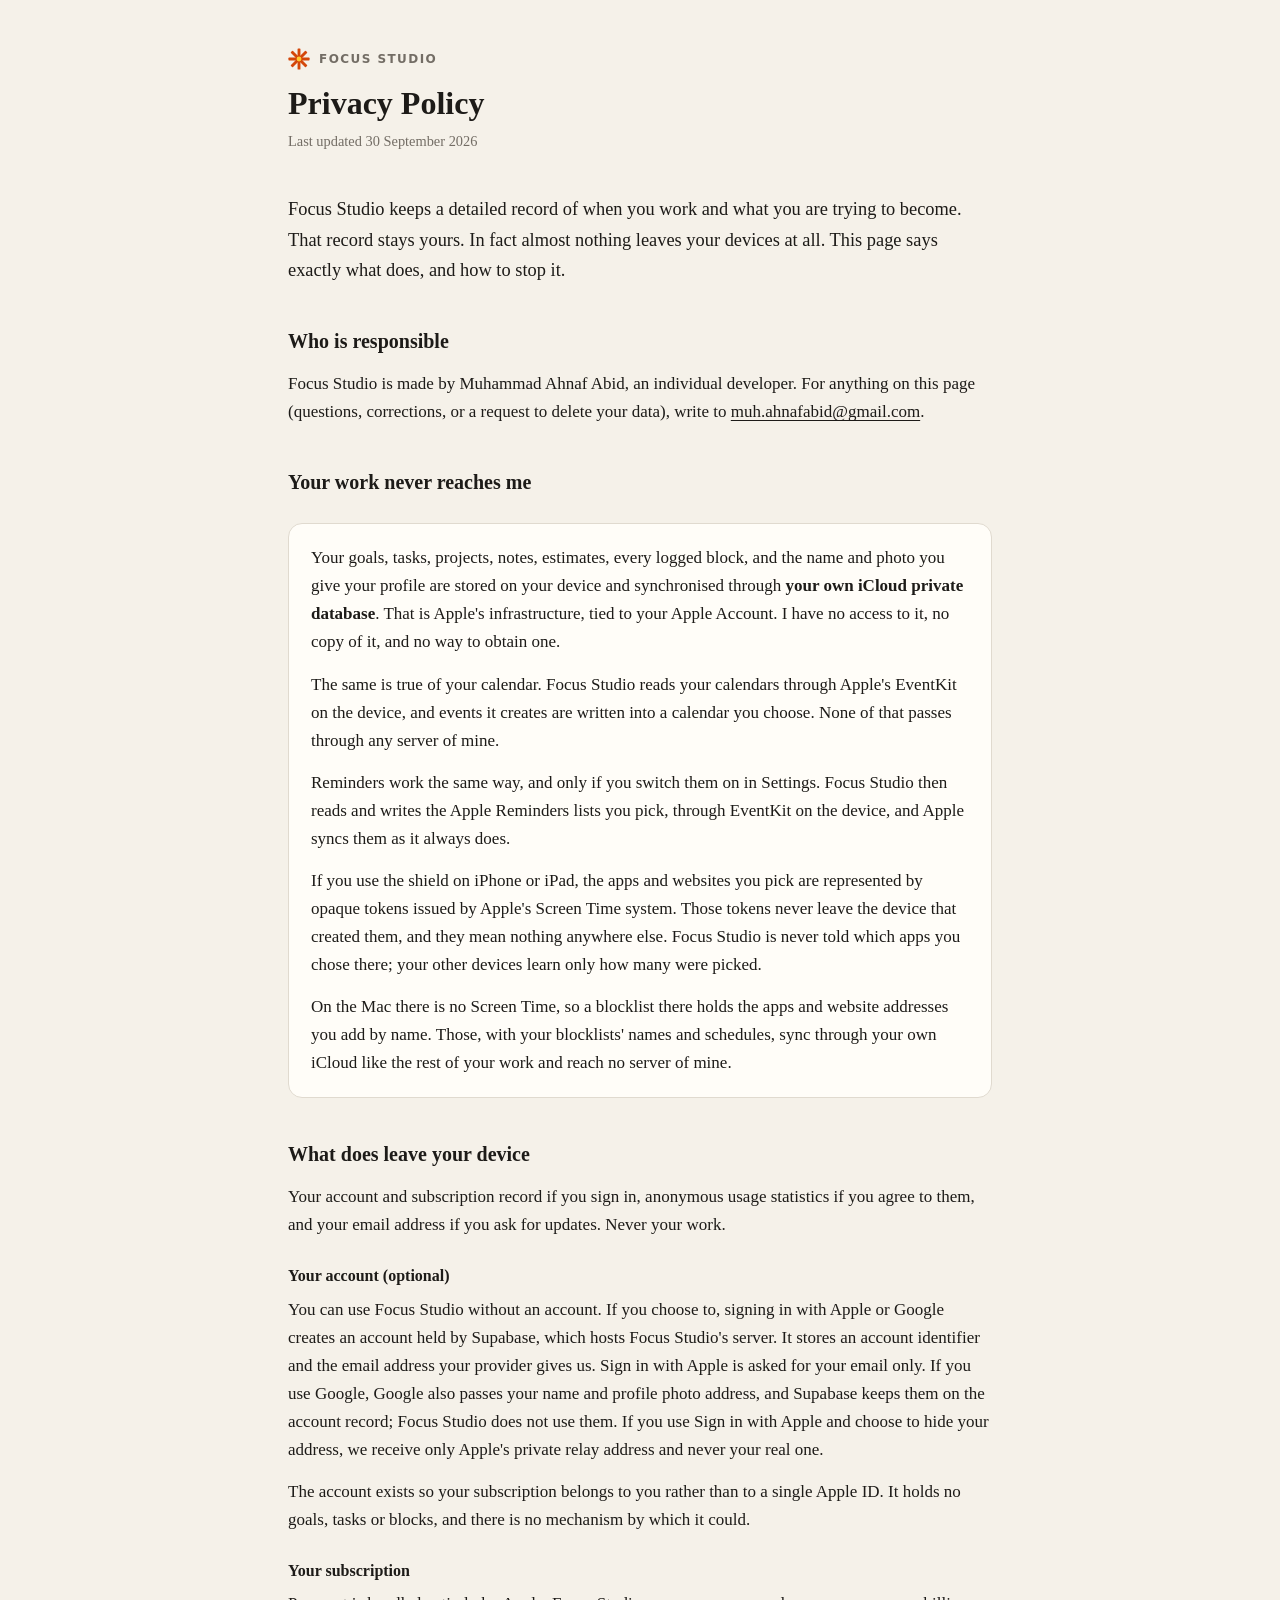
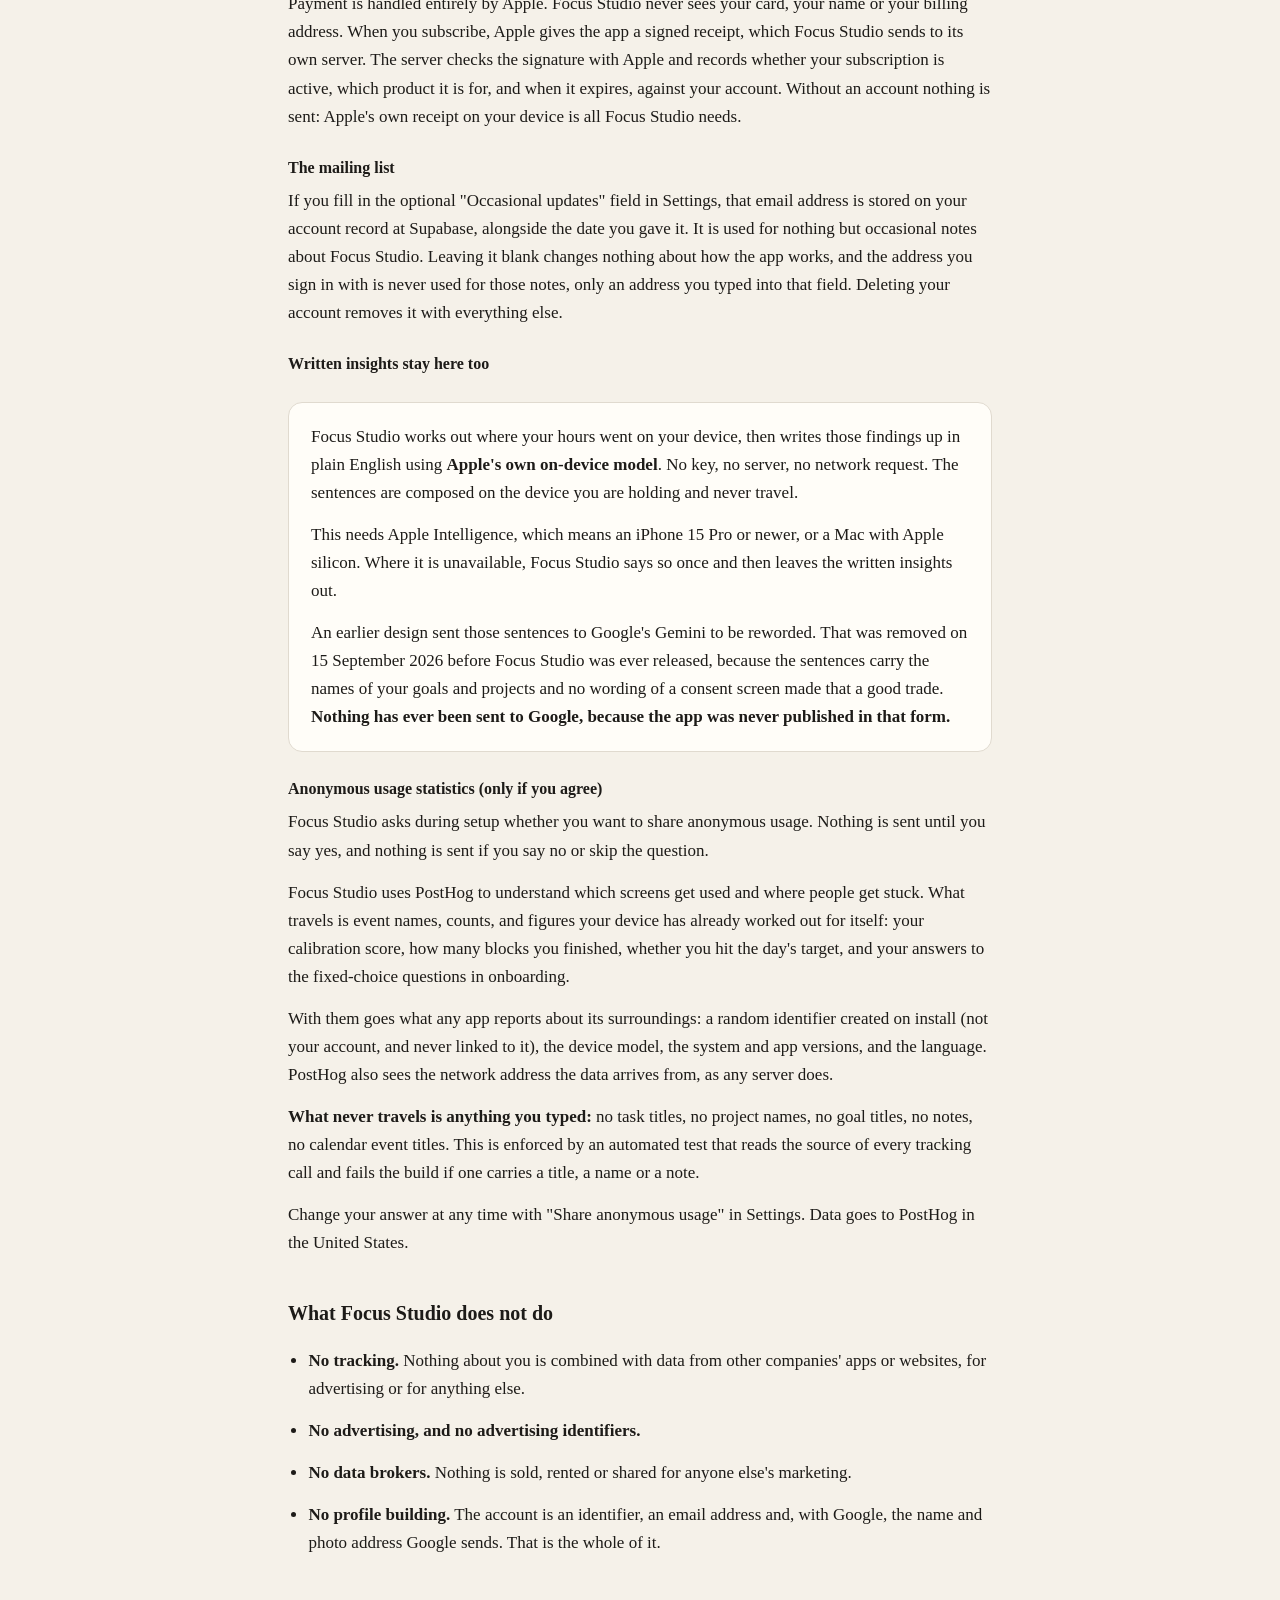
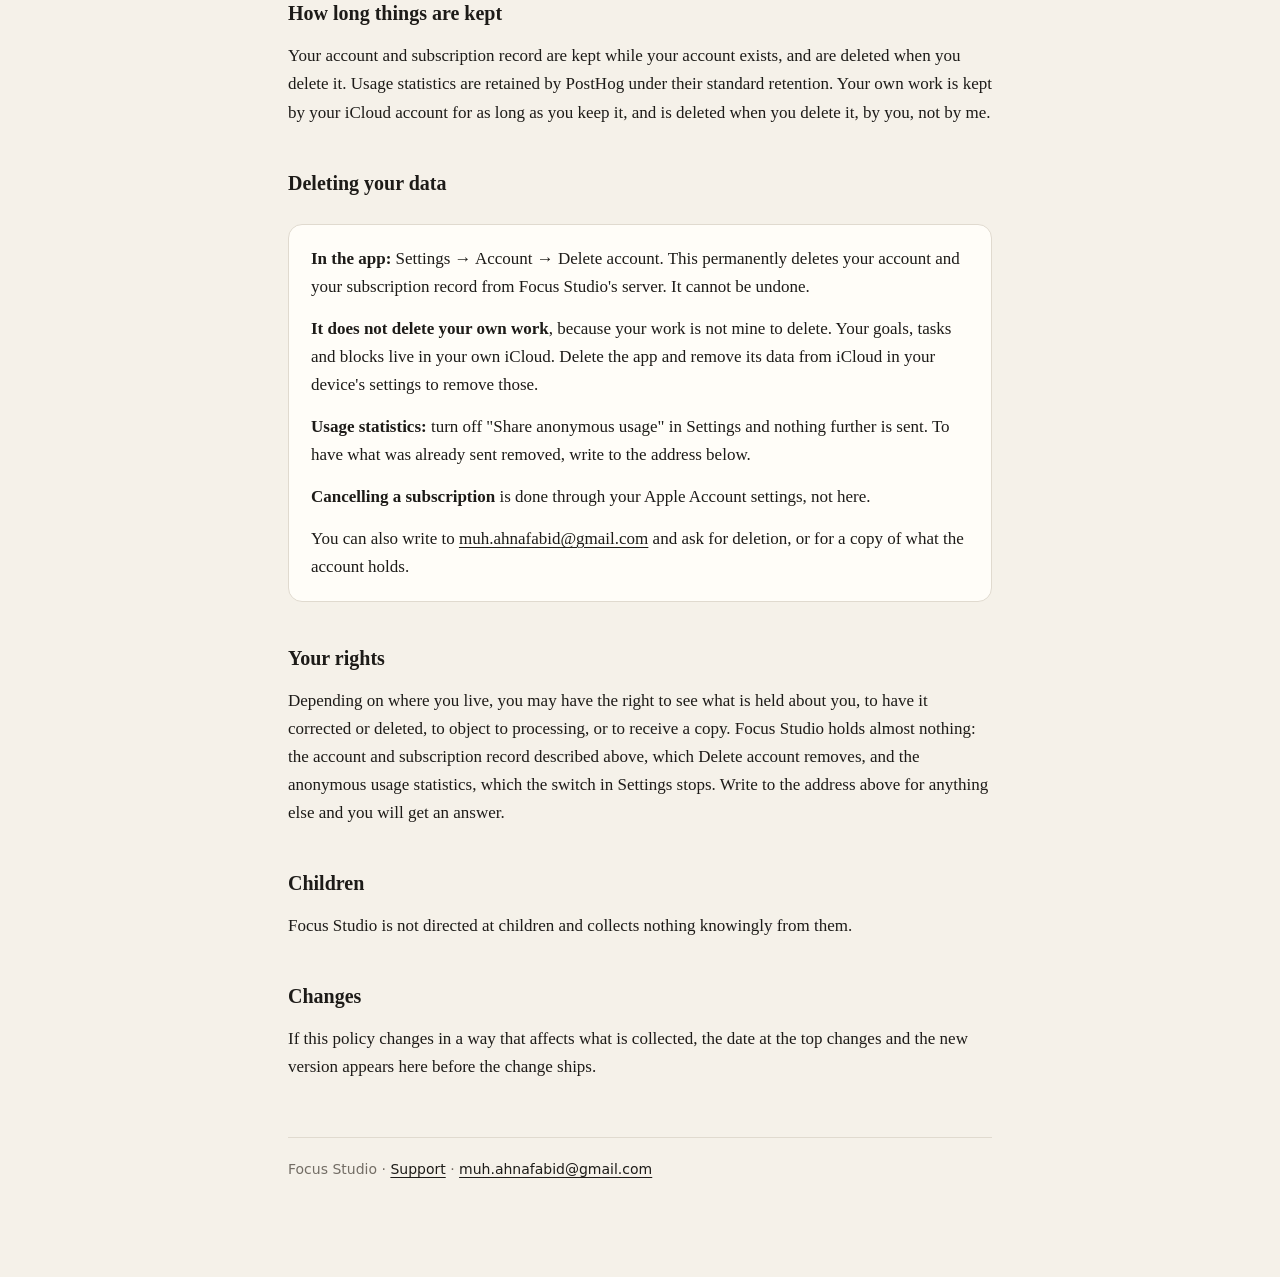
<file: privacy/index.html>
<!doctype html>
<html lang="en">
<head>
<meta charset="utf-8">
<meta name="viewport" content="width=device-width, initial-scale=1">
<title>Privacy Policy · Focus Studio</title>
<link rel="icon" href="../mark.svg">
<link rel="stylesheet" href="../style.css">
</head>
<body>
<main>
<header>
  <p class="eyebrow">Focus Studio</p>
  <h1>Privacy Policy</h1>
  <p class="updated">Last updated 30 September 2026</p>
</header>

<p class="lede">Focus Studio keeps a detailed record of when you work and what you are
trying to become. That record stays yours. In fact almost nothing leaves your
devices at all. This page says exactly what does, and how to stop it.</p>

<h2>Who is responsible</h2>
<p>Focus Studio is made by Muhammad Ahnaf Abid, an individual developer. For anything
on this page (questions, corrections, or a request to delete your data), write
to <a href="mailto:muh.ahnafabid@gmail.com">muh.ahnafabid@gmail.com</a>.</p>

<h2>Your work never reaches me</h2>
<div class="card">
<p>Your goals, tasks, projects, notes, estimates, every logged block, and the
name and photo you give your profile are
stored on your device and synchronised through <strong>your own iCloud private
database</strong>. That is Apple's infrastructure, tied to your Apple Account.
I have no access to it, no copy of it, and no way to obtain one.</p>
<p>The same is true of your calendar. Focus Studio reads your calendars through
Apple's EventKit on the device, and events it creates are written into a
calendar you choose. None of that passes through any server of mine.</p>
<p>Reminders work the same way, and only if you switch them on in Settings.
Focus Studio then reads and writes the Apple Reminders lists you pick, through
EventKit on the device, and Apple syncs them as it always does.</p>
<p>If you use the shield on iPhone or iPad, the apps and websites you pick are
represented by opaque tokens issued by Apple's Screen Time system. Those tokens
never leave the device that created them, and they mean nothing anywhere else.
Focus Studio is never told which apps you chose there; your other devices learn
only how many were picked.</p>
<p>On the Mac there is no Screen Time, so a blocklist there holds the apps and
website addresses you add by name. Those, with your blocklists' names and
schedules, sync through your own iCloud like the rest of your work and reach no
server of mine.</p>
</div>

<h2>What does leave your device</h2>
<p>Your account and subscription record if you sign in, anonymous usage
statistics if you agree to them, and your email address if you ask for updates.
Never your work.</p>

<h3>Your account (optional)</h3>
<p>You can use Focus Studio without an account. If you choose to, signing in with Apple or Google creates an account held by Supabase, which
hosts Focus Studio's server. It stores an account identifier and the email address
your provider gives us. Sign in with Apple is asked for your email only. If you
use Google, Google also passes your name and profile photo address, and Supabase
keeps them on the account record; Focus Studio does not use them. If you use Sign in with Apple and choose to hide your
address, we receive only Apple's private relay address and never your real one.</p>
<p>The account exists so your subscription belongs to you rather than to a
single Apple ID. It holds no goals, tasks or blocks, and there is no mechanism by which
it could.</p>

<h3>Your subscription</h3>
<p>Payment is handled entirely by Apple. Focus Studio never sees your card, your name
or your billing address. When you subscribe, Apple gives the app a signed
receipt, which Focus Studio sends to its own server. The server checks the signature
with Apple and records whether your subscription is active, which product it is
for, and when it expires, against your account. Without an account nothing is
sent: Apple's own receipt on your device is all Focus Studio needs.</p>

<h3>The mailing list</h3>
<p>If you fill in the optional "Occasional updates" field in Settings, that email
address is stored on your account record at Supabase, alongside the date you
gave it. It is used for nothing but occasional notes about Focus Studio. Leaving it
blank changes nothing about how the app works, and the address you sign
in with is never used for those notes, only an address you typed into that
field. Deleting your account removes it with everything else.</p>

<h3>Written insights stay here too</h3>
<div class="card">
<p>Focus Studio works out where your hours went on your device, then writes those
findings up in plain English using <strong>Apple's own on-device model</strong>.
No key, no server, no network request. The sentences are composed on the device
you are holding and never travel.</p>
<p>This needs Apple Intelligence, which means an iPhone 15 Pro or newer, or a
Mac with Apple silicon. Where it is unavailable, Focus Studio says so once and then
leaves the written insights out.</p>
<p>An earlier design sent those sentences to Google's Gemini to be reworded.
That was removed on 15 September 2026 before Focus Studio was ever released, because
the sentences carry the names of your goals and projects and no wording of a
consent screen made that a good trade. <strong>Nothing has ever been sent to
Google, because the app was never published in that form.</strong></p>
</div>

<h3>Anonymous usage statistics (only if you agree)</h3>
<p>Focus Studio asks during setup whether you want to share anonymous usage.
Nothing is sent until you say yes, and nothing is sent if you say no or skip
the question.</p>
<p>Focus Studio uses PostHog to understand which screens get used and where people get
stuck. What travels is event names, counts, and figures your device has already
worked out for itself: your calibration score, how many blocks you finished,
whether you hit the day's target, and your answers to the fixed-choice
questions in onboarding.</p>
<p>With them goes what any app reports about its surroundings: a random
identifier created on install (not your account, and never linked to it), the
device model, the system and app versions, and the language. PostHog also sees
the network address the data arrives from, as any server does.</p>
<p><strong>What never travels is anything you typed:</strong> no task titles, no
project names, no goal titles, no notes, no calendar event titles. This is
enforced by an automated test that reads the source of every tracking call and
fails the build if one carries a title, a name or a note.</p>
<p>Change your answer at any time with "Share anonymous usage" in Settings. Data goes to PostHog in
the United States.</p>

<h2>What Focus Studio does not do</h2>
<ul>
<li><strong>No tracking.</strong> Nothing about you is combined with data from
other companies' apps or websites, for advertising or for anything else.</li>
<li><strong>No advertising, and no advertising identifiers.</strong></li>
<li><strong>No data brokers.</strong> Nothing is sold, rented or shared for
anyone else's marketing.</li>
<li><strong>No profile building.</strong> The account is an identifier, an
email address and, with Google, the name and photo address Google sends. That is
the whole of it.</li>
</ul>

<h2>How long things are kept</h2>
<p>Your account and subscription record are kept while your account exists, and
are deleted when you delete it. Usage statistics are retained by PostHog under
their standard retention. Your own work is kept by your iCloud account for as
long as you keep it, and is deleted when you delete it, by you, not by me.</p>

<h2>Deleting your data</h2>
<div class="card">
<p><strong>In the app:</strong> Settings &rarr; Account &rarr; Delete account.
This permanently deletes your account and your subscription record from Focus Studio's
server. It cannot be undone.</p>
<p><strong>It does not delete your own work</strong>, because your work is not
mine to delete. Your goals, tasks and blocks live in your own iCloud. Delete the
app and remove its data from iCloud in your device's settings to remove those.</p>
<p><strong>Usage statistics:</strong> turn off "Share anonymous usage" in
Settings and nothing further is sent. To have what was already sent removed,
write to the address below.</p>
<p><strong>Cancelling a subscription</strong> is done through your Apple Account
settings, not here.</p>
<p>You can also write to <a href="mailto:muh.ahnafabid@gmail.com">muh.ahnafabid@gmail.com</a>
and ask for deletion, or for a copy of what the account holds.</p>
</div>

<h2>Your rights</h2>
<p>Depending on where you live, you may have the right to see what is held about
you, to have it corrected or deleted, to object to processing, or to receive a
copy. Focus Studio holds almost nothing: the account and subscription record
described above, which Delete account removes, and the anonymous usage
statistics, which the switch in Settings stops. Write to the address above for
anything else and you will get an answer.</p>

<h2>Children</h2>
<p>Focus Studio is not directed at children and collects nothing knowingly from them.</p>

<h2>Changes</h2>
<p>If this policy changes in a way that affects what is collected, the date at the
top changes and the new version appears here before the change ships.</p>

<footer>
  Focus Studio · <a href="../support/">Support</a> ·
  <a href="mailto:muh.ahnafabid@gmail.com">muh.ahnafabid@gmail.com</a>
</footer>
</main>
</body>
</html>
</file>
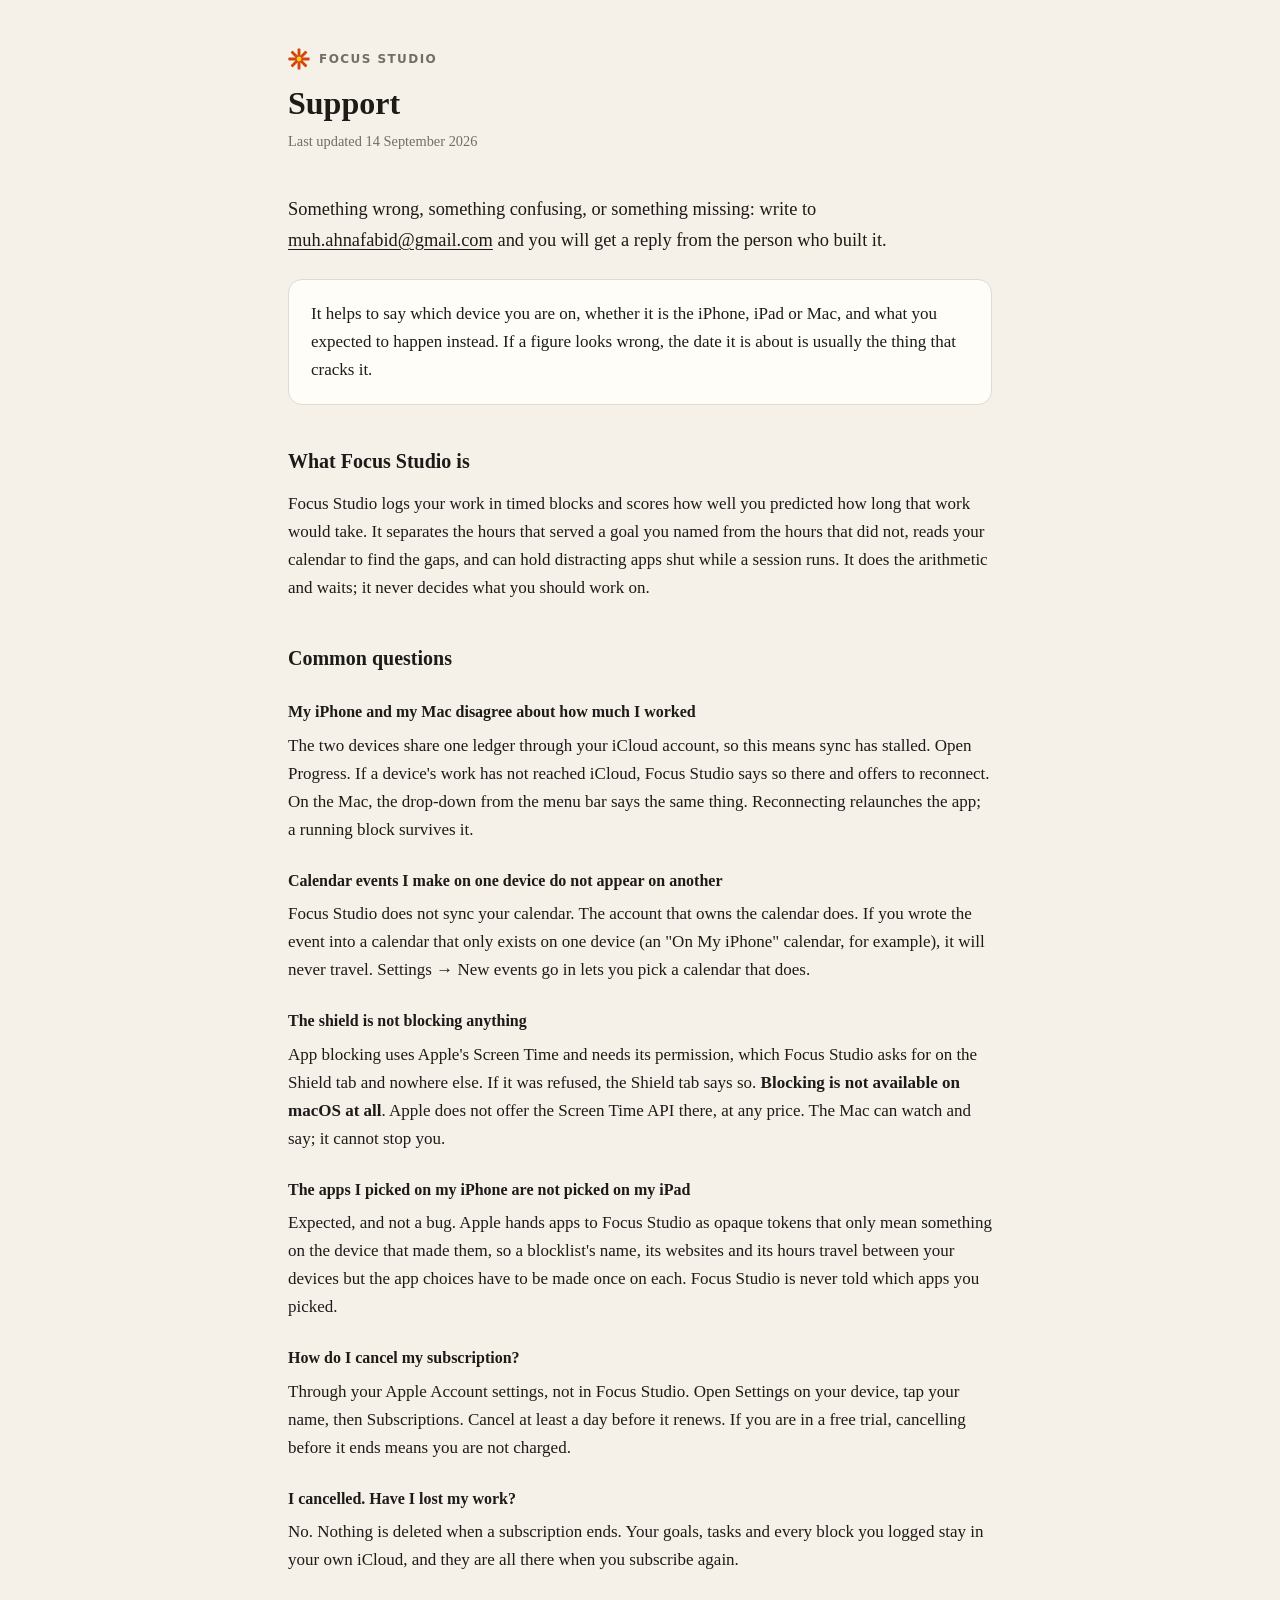
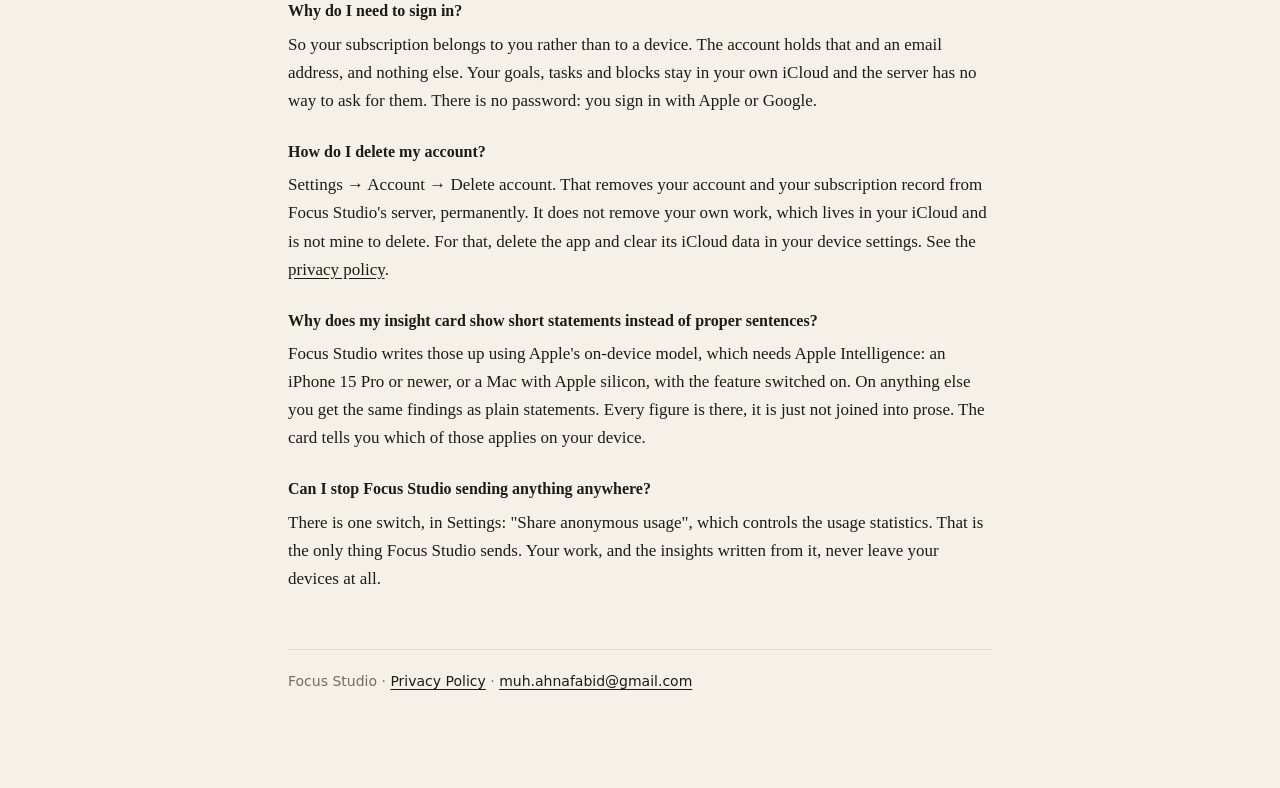
<file: support/index.html>
<!doctype html>
<html lang="en">
<head>
<meta charset="utf-8">
<meta name="viewport" content="width=device-width, initial-scale=1">
<title>Support · Focus Studio</title>
<link rel="icon" href="../mark.svg">
<link rel="stylesheet" href="../style.css">
</head>
<body>
<main>
<header>
  <p class="eyebrow">Focus Studio</p>
  <h1>Support</h1>
  <p class="updated">Last updated 14 September 2026</p>
</header>

<p class="lede">Something wrong, something confusing, or something missing:
write to <a href="mailto:muh.ahnafabid@gmail.com">muh.ahnafabid@gmail.com</a>
and you will get a reply from the person who built it.</p>

<div class="card">
<p>It helps to say which device you are on, whether it is the iPhone, iPad or
Mac, and what you expected to happen instead. If a figure looks wrong, the date
it is about is usually the thing that cracks it.</p>
</div>

<h2>What Focus Studio is</h2>
<p>Focus Studio logs your work in timed blocks and scores how well you predicted how
long that work would take. It separates the hours that served a goal you named
from the hours that did not, reads your calendar to find the gaps, and can hold
distracting apps shut while a session runs. It does the arithmetic and waits; it
never decides what you should work on.</p>

<h2>Common questions</h2>

<h3>My iPhone and my Mac disagree about how much I worked</h3>
<p>The two devices share one ledger through your iCloud account, so this means
sync has stalled. Open Progress. If a device's work has not reached iCloud,
Focus Studio says so there and offers to reconnect. On the Mac, the drop-down from the
menu bar says the same thing. Reconnecting relaunches the app; a running block
survives it.</p>

<h3>Calendar events I make on one device do not appear on another</h3>
<p>Focus Studio does not sync your calendar. The account that owns the calendar does.
If you wrote the event into a calendar that only exists on one device (an "On My
iPhone" calendar, for example), it will never travel. Settings → New events go in
lets you pick a calendar that does.</p>

<h3>The shield is not blocking anything</h3>
<p>App blocking uses Apple's Screen Time and needs its permission, which Focus Studio
asks for on the Shield tab and nowhere else. If it was refused, the Shield tab
says so. <strong>Blocking is not available on macOS at all</strong>. Apple does
not offer the Screen Time API there, at any price. The Mac can watch and say;
it cannot stop you.</p>

<h3>The apps I picked on my iPhone are not picked on my iPad</h3>
<p>Expected, and not a bug. Apple hands apps to Focus Studio as opaque tokens that
only mean something on the device that made them, so a blocklist's name, its
websites and its hours travel between your devices but the app choices have to
be made once on each. Focus Studio is never told which apps you picked.</p>

<h3>How do I cancel my subscription?</h3>
<p>Through your Apple Account settings, not in Focus Studio. Open Settings on your
device, tap your name, then Subscriptions. Cancel at least a day before it
renews. If you are in a free trial, cancelling before it ends means you are not
charged.</p>

<h3>I cancelled. Have I lost my work?</h3>
<p>No. Nothing is deleted when a subscription ends. Your goals, tasks and every
block you logged stay in your own iCloud, and they are all there when you
subscribe again.</p>

<h3>Why do I need to sign in?</h3>
<p>So your subscription belongs to you rather than to a device. The account holds
that and an email address, and nothing else. Your goals, tasks and blocks stay
in your own iCloud and the server has no way to ask for them. There is no
password: you sign in with Apple or Google.</p>

<h3>How do I delete my account?</h3>
<p>Settings &rarr; Account &rarr; Delete account. That removes your account and
your subscription record from Focus Studio's server, permanently. It does not remove
your own work, which lives in your iCloud and is not mine to delete. For that,
delete the app and clear its iCloud data in your device settings. See the
<a href="../privacy/">privacy policy</a>.</p>

<h3>Why does my insight card show short statements instead of proper sentences?</h3>
<p>Focus Studio writes those up using Apple's on-device model, which needs Apple
Intelligence: an iPhone 15 Pro or newer, or a Mac with Apple silicon, with the
feature switched on. On anything else you get the same findings as plain
statements. Every figure is there, it is just not joined into prose. The card
tells you which of those applies on your device.</p>

<h3>Can I stop Focus Studio sending anything anywhere?</h3>
<p>There is one switch, in Settings: "Share anonymous usage", which controls the
usage statistics. That is the only thing Focus Studio sends. Your work, and the
insights written from it, never leave your devices at all.</p>

<footer>
  Focus Studio · <a href="../privacy/">Privacy Policy</a> ·
  <a href="mailto:muh.ahnafabid@gmail.com">muh.ahnafabid@gmail.com</a>
</footer>
</main>
</body>
</html>
</file>
<file: style.css>
/* Tempus's own warm paper, so the policy does not read as a different product. */
:root {
  --paper: #f5f1e9;
  --ink: #1d1b18;
  --muted: #736d65;
  --hairline: #e0dacf;
  --card: #fffdf8;
}
* { box-sizing: border-box; }
body {
  margin: 0;
  padding: 48px 20px 96px;
  background: var(--paper);
  color: var(--ink);
  font: 17px/1.65 ui-serif, Georgia, "Times New Roman", serif;
  -webkit-text-size-adjust: 100%;
}
main { max-width: 44rem; margin: 0 auto; }
header { margin-bottom: 40px; }
.eyebrow {
  font: 600 12px/1 ui-sans-serif, -apple-system, system-ui, sans-serif;
  letter-spacing: .12em;
  text-transform: uppercase;
  color: var(--muted);
  margin: 0 0 14px;
  /* The mark, from the one file both pages and the favicon use. A background
     rather than markup in each page: one definition, and nothing to forget
     when a third page is added. */
  display: flex;
  align-items: center;
  gap: 9px;
}
.eyebrow::before {
  content: "";
  width: 22px;
  height: 22px;
  flex: none;
  background: url(mark.svg) center / contain no-repeat;
}
h1 { font-size: 2rem; line-height: 1.2; margin: 0 0 8px; font-weight: 600; }
h2 { font-size: 1.25rem; margin: 40px 0 12px; font-weight: 600; }
h3 { font-size: 1rem; margin: 24px 0 6px; font-weight: 600; }
p, li { margin: 0 0 14px; }
ul { padding-left: 1.2em; }
a { color: var(--ink); text-underline-offset: 3px; }
.updated { color: var(--muted); font-size: .9rem; margin: 0; }
.card {
  background: var(--card);
  border: 1px solid var(--hairline);
  border-radius: 14px;
  padding: 20px 22px;
  margin: 24px 0;
}
.card p:last-child, .card ul:last-child { margin-bottom: 0; }
.lede { font-size: 1.15rem; }
footer {
  margin-top: 56px;
  padding-top: 20px;
  border-top: 1px solid var(--hairline);
  color: var(--muted);
  font: 14px/1.6 ui-sans-serif, -apple-system, system-ui, sans-serif;
}
code {
  font: 14px ui-monospace, SFMono-Regular, Menlo, monospace;
  background: var(--card);
  border: 1px solid var(--hairline);
  border-radius: 5px;
  padding: 1px 5px;
}
</file>
